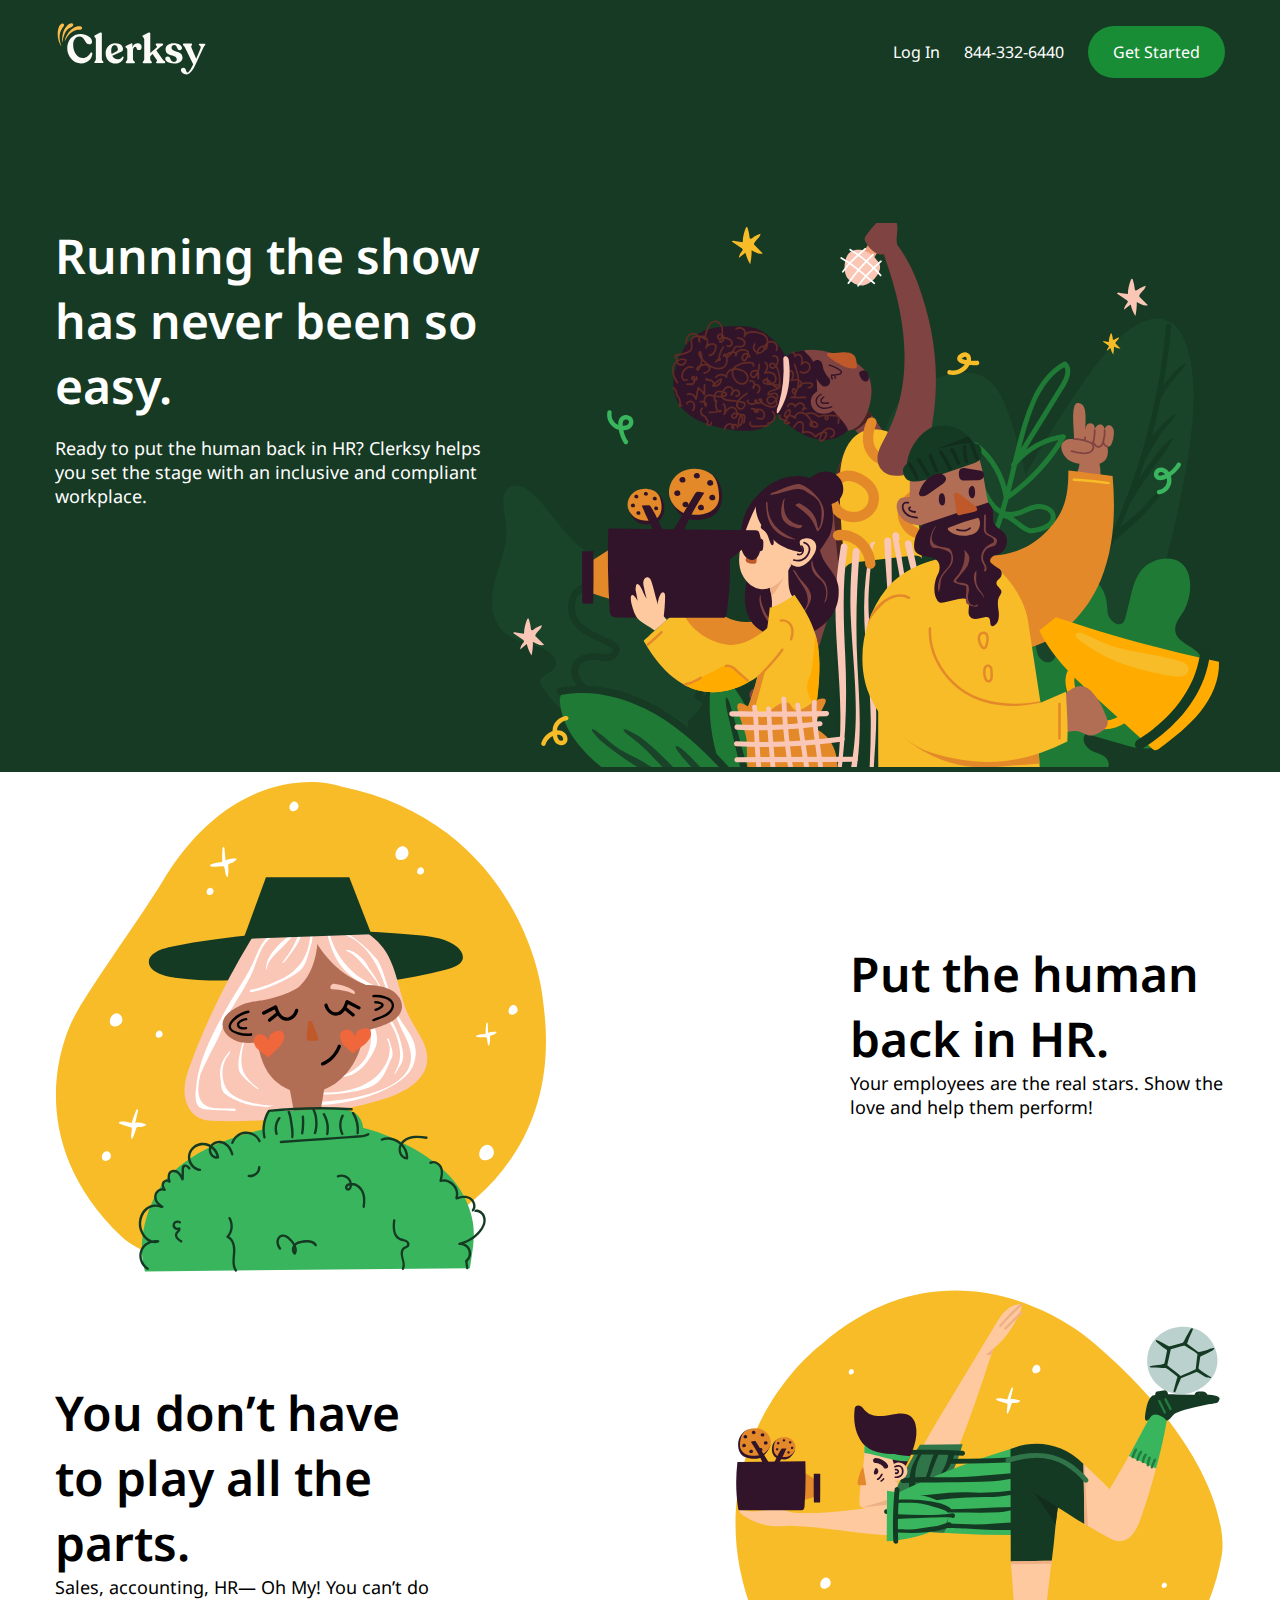
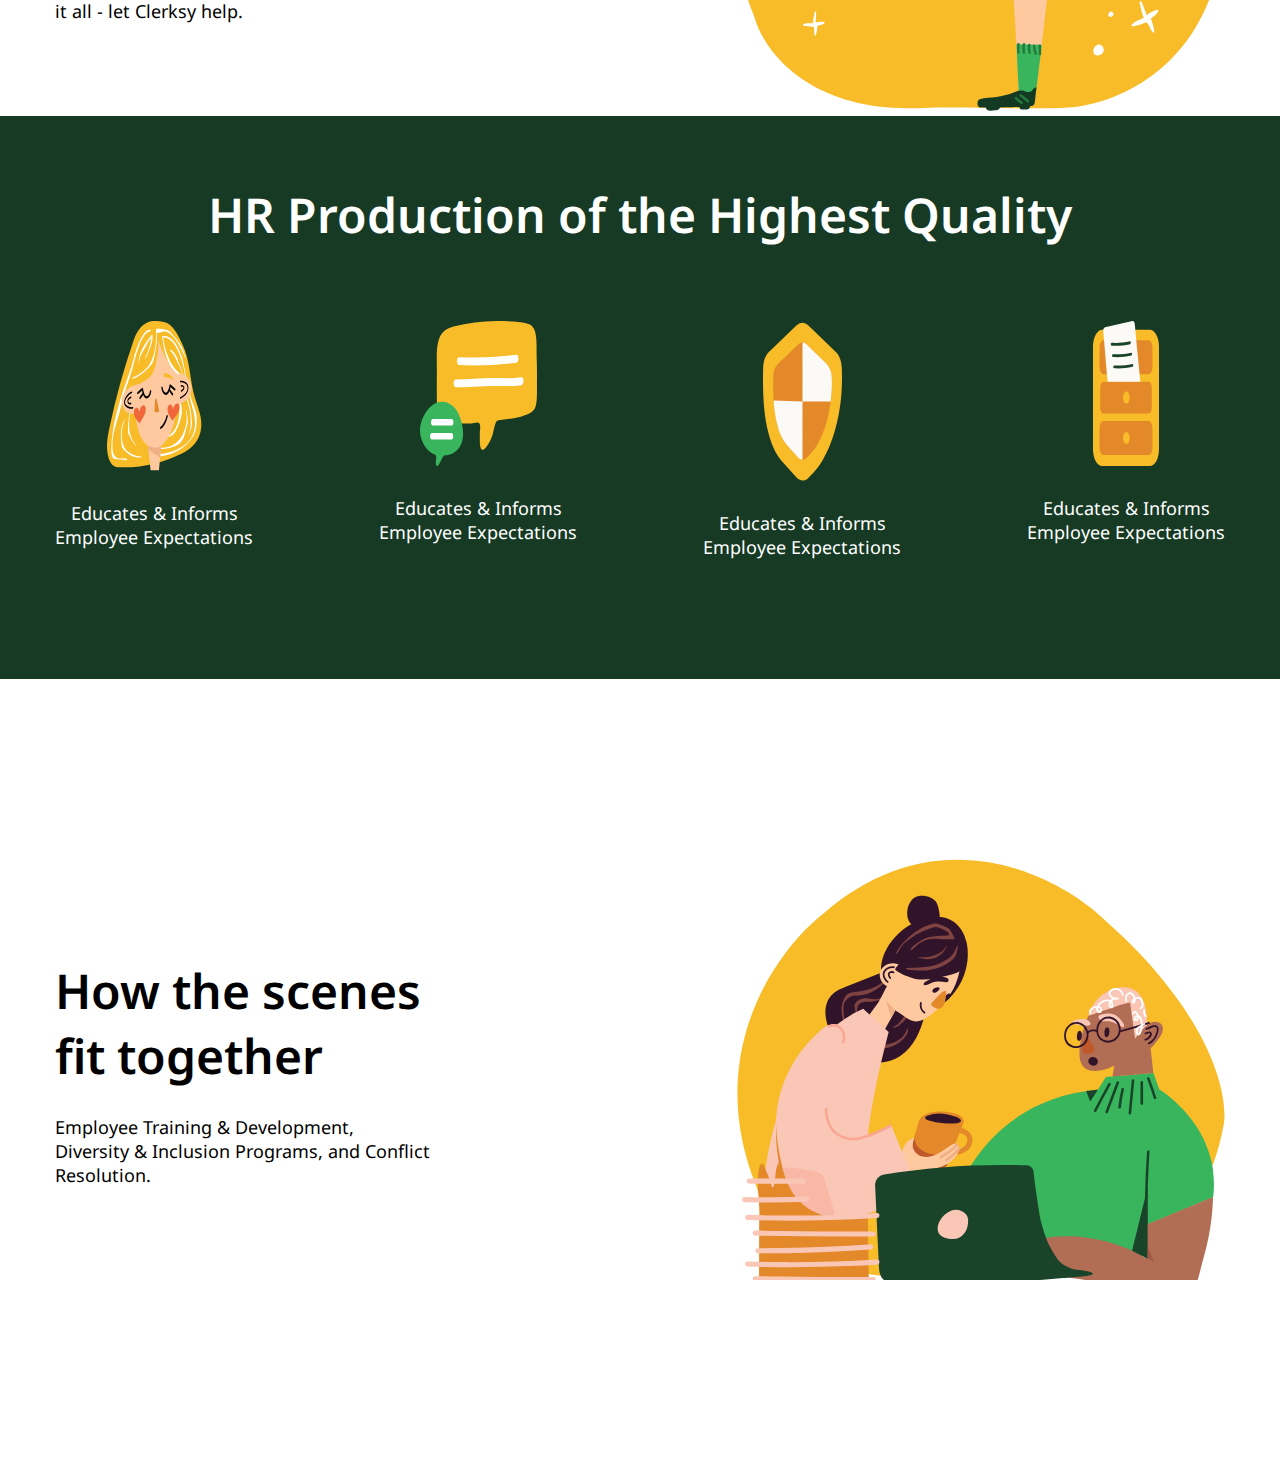
<file: index.html>
<!DOCTYPE html>
<html lang="en">
<head>
    <meta charset="UTF-8">
    <meta http-equiv="X-UA-Compatible" content="IE=edge">
    <meta name="viewport" content="width=device-width, initial-scale=1.0">
    <title>Document</title>
    <link rel="stylesheet" href="./css/css.css">
    <link rel="preconnect" href="https://fonts.googleapis.com">
    <link rel="preconnect" href="https://fonts.gstatic.com" crossorigin>
    <link href="https://fonts.googleapis.com/css2?family=Inter&family=Noto+Sans:wght@400;600&display=swap" rel="stylesheet">
</head>
<body>
    <header class="header">
        <div class="container">
            <div class="header__wrap">
                <div class="header__logo">
                    <img src="./img/logo (1).svg" alt="logo_header" class="logo_header">
                </div>
                <div class="header__block">
                    <ul class="header__menu">
                        <li class="header__item">
                            <a href="#">Log In</a>
                        </li>
                        <li class="header__item">
                            <a href="tel:8443326440">844-332-6440</a>
                        </li>
                        <li class="header__item header__item__button">
                            <a href="#">Get Started</a>
                        </li>
                    </ul>
                </div>
            </div>
        </div>
    </header>
    <section class="intro">
        <div class="container">
            <div class="intro__wrap">
                <div class="intro__text">
                    <h1 class="title title_w intro__title">
                        Running the show has never been so easy.
                    </h1>
                    <p class="text text_w intro__text">
                        Ready to put the human back in HR? Clerksy helps you set the stage with an inclusive and compliant workplace.
                    </p>
                </div>
                <div class="intro__pic">
                    <img src="./img/men (1).svg" alt="intro__img">
                </div>
            </div>
        </div>        
    </section>
    <section class="hr">
        <div class="container">
            <div class="hr__block">
                <div class="hr_pic">
                    <img src="./img/picture1.svg" alt="picture1">
                </div>
                <div class="hr__text">
                    <h2 class="title hr__text">
                        Put the human back in HR.
                    </h2>
                    <p class="text hr__text">
                        Your employees are the real stars. Show the love and help them perform!
                    </p>
                </div>
            </div>
            <div class="hr__block">
                <div class="hr__text">
                    <h2 class="title hr__text">
                        You don’t have to play all the parts.
                    </h2>
                    <p class="text hr__text">
                        Sales, accounting, HR— Oh My! You can’t do it all - let Clerksy help.
                    </p>
                </div>
                <div class="hr_pic">
                    <img src="./img/picture2 (1).svg" alt="picture2">
                </div>
            </div>
        </div>
    </section>
    <section class="hq">
        <div class="container">
            <h2 class="title title_w hq__title">
                HR Production of the Highest Quality
            </h2>
            <div class="hq__row">
                <div class="hq__card">
                    <img src="./img/Frame.svg" alt="card">
                    <p class="text text_w hq__text">Educates & Informs <br> Employee Expectations</p>
                </div>
                <div class="hq__card">
                    <img src="./img/Frame1.svg" alt="card">
                    <p class="text text_w hq__text">Educates & Informs <br> Employee Expectations</p>
                </div>
                <div class="hq__card">
                    <img src="./img/Frame2.svg" alt="card">
                    <p class="text text_w hq__text">Educates & Informs <br> Employee Expectations</p>
                </div>
                <div class="hq__card">
                    <img src="./img/Frame3.svg" alt="card">
                    <p class="text text_w hq__text">Educates & Informs <br> Employee Expectations</p>
                </div>
            </div>
        </div>
    </section>
    <section class="sec2">
        <div class="container">
            <div class="sec2__block2">
                <div class="section2_hr__block">
                    <div class="sec2__text">
                        <h2 class="title sec2__title sec2__titlepad">
                            How the scenes fit together
                        </h2>
                        <p class="text sec2__text ">
                            Employee Training & Development, Diversity & Inclusion Programs, and Conflict Resolution.
                        </p>
                    </div>
                    <div class="sec2_pic2">
                        <img src="./img/characters.svg" alt="picture1" class="pic_sec2">
                    </div>
                </div>
            </div>
        </div>
    </section>
    <footer class="footer">
        <div class="container">

        </div>
    </footer>
</body>
</html>
</file>
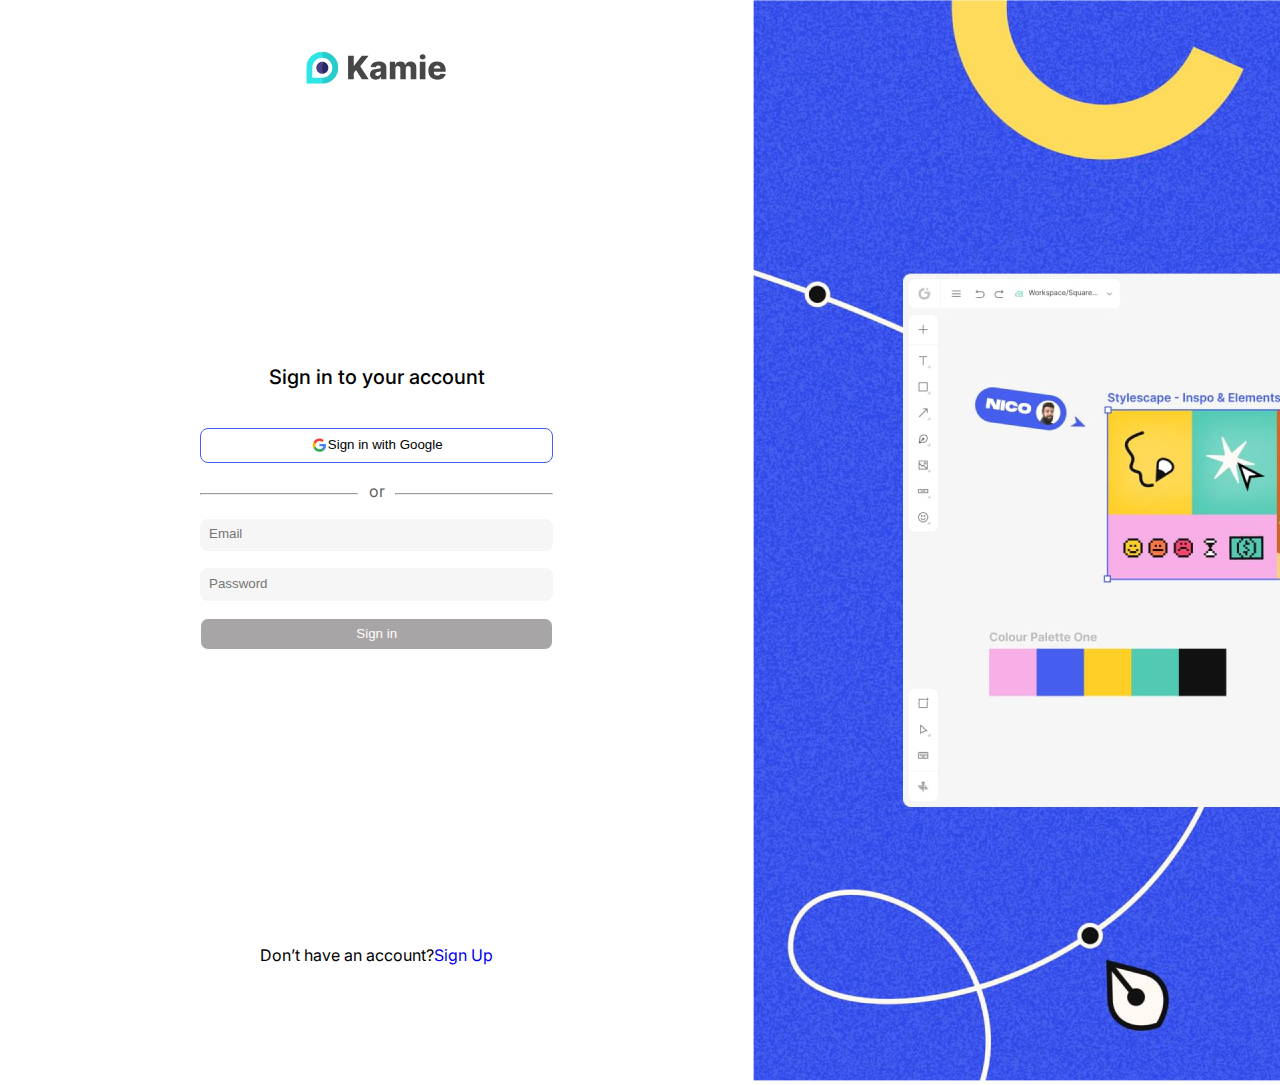
<file: signin.html>
<!DOCTYPE html>
<html lang="en">
<head>
    <meta charset="UTF-8">
    <meta name="viewport" content="width=device-width, initial-scale=1.0">
    <title>Sign in</title>
    <link rel="stylesheet" href="./css/css.css">
    <link rel="preconnect" href="https://fonts.googleapis.com">
    <link rel="preconnect" href="https://fonts.gstatic.com" crossorigin>
    <link href="https://fonts.googleapis.com/css2?family=Inter:wght@400;500&family=Noto+Sans:wght@400;600&display=swap" rel="stylesheet">
</head>
<body>
    <section class="register">
        <div class="reg__wrap">
            <div class="reg__block">
                <div class="reg_logo">
                    <img src="./img/logofr.svg" alt="logo_reg__block">
                </div>
                <div class="reg__box">
                    <h2 class="reg__title">Sign in to your account</h2>
                    <form action="" class="reg__form">
                        <div class="container__reg__google">

                            <button class="reg__gogle"><img src="./img/icon-google.svg" alt="logo_google"
                                style="vertical-align: middle;">Sign in with Google</button>
                        </div>
                        <div class="hr_line">
                            <hr class="hr2">
                            <div class="container__spase">
                                <p>or</p>
                            </div>
                            <hr class="hr2">
                        </div>
                        <input type="text" class="reg__input" placeholder="Email">
                        <input type="text" class="reg__input" placeholder="Password">
                        <button class="reg__enter reg__enter_grey">Sign in</button>
                    </form>
                </div>
                <div class="reg__footer">
                    <p class="reg__acc">Don’t have an account?</p>
                    <a href="#" class="reg_reg">Sign Up</a>
                </div>
                
            </div>
            <div class="sec_block__img">
                <img src="./img/div.bg-onboarding.png" alt="logofr">
            </div>
        </div>
    </section>

</body>
</html>
</file>
<file: css/css.css>
*{
    margin: 0;
    padding: 0;
    box-sizing: border-box;
}
a{
    text-decoration: none;
}
.title{
    font-size: 48px;
    font-weight: 600;
}
.title_w{
    color: white;
}
.text{
    font-size: 18px;
    font-weight: 400;
}
.text_w{
    color: white;
}
li{
    list-style: none;
}
body{
    font-family: 'Inter', sans-serif;
    font-family: 'Noto Sans', sans-serif;
}
.container {
    width: 1170px;
    margin: 0 auto;
    
    
}

/*header*/
.header {
    background-color: #163A24;
    padding: 20px 0;
}

.header__wrap {
    display: flex;
    align-items: center;
    justify-content: space-between;
}

.header__menu {
    display: flex;
    align-items: center;
}

.header__item a {
    color: white;
    font-size: 16px;
    font-weight: 400;
    
}

.header__item{
    margin-left: 24px;
}
.header__item__button {
    background-color: #198C36;
    padding: 15px 25px;
    border-radius: 48px;
}

.intro {
    background-color: #163A24;
    
}

.intro__wrap {
    display: flex;
    padding: 120px 0 0;
}

.intro__text {
    display: flex;
    flex-direction: column;
}

.intro__title{
    margin-bottom: 18px;
}
.hr__block{
    display: flex;
    justify-content: space-between;
}
.hr__text{
    display: flex;
    flex-direction: column;
    justify-content: center;
    width: 375px;
}
.hq{
    background-color: #163A24;
    padding: 66px 0 120px;
}
.hq__row{
    display: flex;
    justify-content: space-between;
}
.hq__title{
    text-align: center;
    margin-bottom: 74px;
}
.hq__card{
    display: flex;
    flex-direction: column;
    align-items: center;
}
.hq__text{
    text-align: center;
    margin-top: 30px;
}
.section2_hr__block{
    display: flex;
    align-items: center;
    justify-content: space-between;
    padding: 180px 0;
}
.sec2__block{
    display: flex;
    justify-content: space-between;
}
.sec2__text{
    display: flex;
    flex-direction: column;
    justify-content: center;
    width: 375px;
}
.sec2__titlepad{
    padding-bottom: 27px;
}
/* sign in */
.reg__wrap{
    display: flex;
}
.reg__block{
    padding: 48px 200px;
    display: flex;
    flex-direction: column;
    align-items: center;
    
}
.register{
    font-family: Inter;
}
.reg__footer{
    display: flex;
}
.reg__box{
    display: flex;
    flex-direction: column;
    align-items: center;
}
.reg__title{
    font-size: 20px;
    font-weight: 500;
    color: black;
    margin-bottom: 35px;
    line-height: 32px;
}
.reg__gogle{
    border-radius: 8px;
    border: 1px solid #455EED;
    padding: 7.5px 108.29px 8px 108.71px;
    background: none;
    
    width: 100%;
}
.reg__input{
    border-radius: 8px;
    background: #F6F6F6;
    padding: 7.5px 9px 10px 9px;
    width: 100%;
    margin-bottom: 17px;
    border: none;
}
.reg__enter{
    color: #FFF;
    border-radius: 8px;
    border: 1px solid  white;
    padding: 7.5px 108.29px 8px 108.71px;
    background: #A7A5A5;
    margin-bottom: 295px;
    width: 100%;
}
hr{
    
    margin-bottom: 24px;
    width: 158px;
}
.reg_logo{
    margin-bottom: 269px;
}
.hr_line{
    display: flex;
    justify-content: center;
}
.container__spase{
    display: flex;
    justify-content: center;
    align-items: center;
    width: 37px;
    color: #646363
}
.hr2{
    margin-top: 30px;
}
</file>
